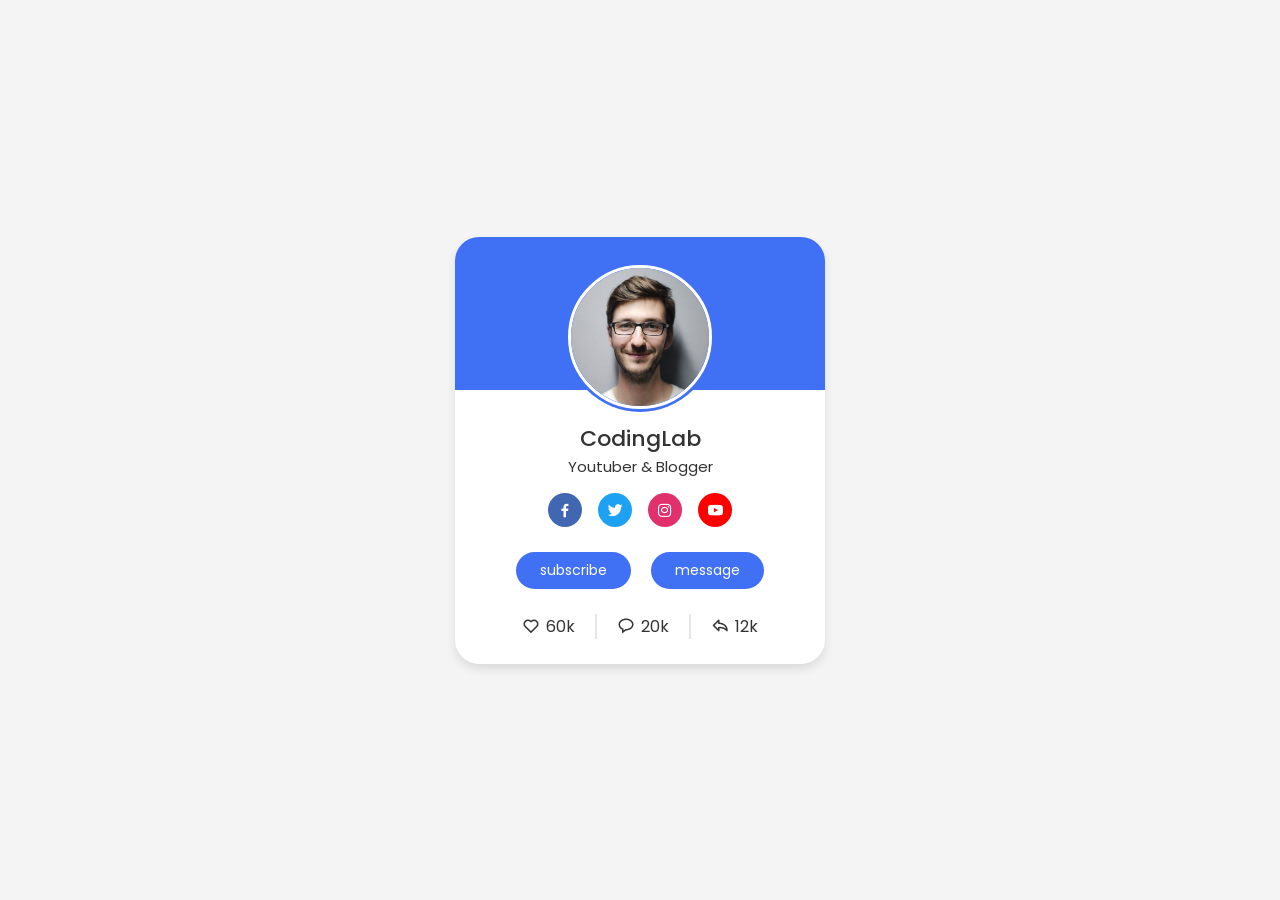
<file: Card component/index.html>
<!doctype html>
<html lang="en">
<head>
<meta charset="utf-8">
<meta name="viewport" content="width=device-width,initial-scale=1.0">
<title>day1</title>
<link rel="stylesheet" href="styles.css">
<link href="https://unpkg.com/boxicons@2.1.2/css/boxicons.min.css" rel="stylesheet" />

</head>
<body>
    <div class="profile-card">
        <div class="image">
            <img src="profile.jpg" alt="" class="profile-img">
        </div>
        <div class="text-data">
            <div class="name">CodingLab</div>
            <div class="job">Youtuber & Blogger</div>
        </div>
        <div class="media-buttons">
            <a href="#" style="background: #4267b2" class="link">
                <!--from boxicon-->
                <i class="bx bxl-facebook"></i>
            </a>
            <a href="#" style="background: #1da1f2" class="link">
                <i class="bx bxl-twitter"></i>
            </a>
            <a href="#" style="background: #e1306c" class="link">
                <i class="bx bxl-instagram"></i>
            </a>
            <a href="#" style="background: #f00" class="link">
                <i class="bx bxl-youtube"></i>
            </a>
        </div>
        <div class="buttons">
            <button class="button">subscribe</button>
            <button class="button">message</button>
        </div>
        <div class="analytics">
            <div class="data">
                <i class="bx bx-heart"></i>
                <span class="number">60k</span>
            </div>
            <div class="data">
                <i class="bx bx-message-rounded"></i>
                <span class="number">20k</span>
            </div>
            <div class="data">
                <i class="bx bx-share"></i>
                <span class="number">12k</span>
            </div>
        </div>
    </div>
</body>
</html>
</file>
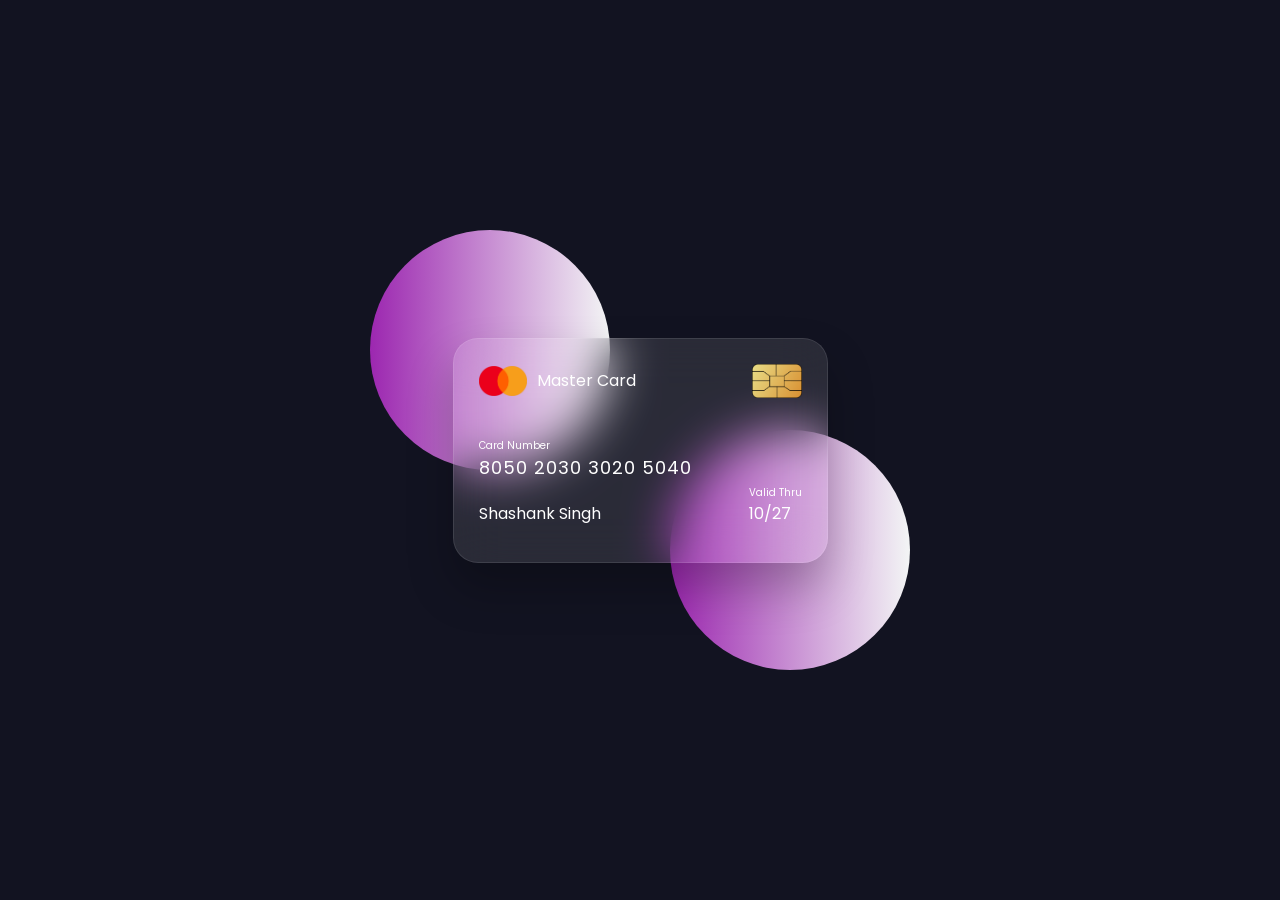
<file: Flipping card/index.html>
<!doctype html>
<html lang="en">
    <head>
        <meta charset="utf-8">
        <meta name="viewport" content="width=device-width,initial-scale=1.0">
        <title>flipping card</title>
        <link rel="stylesheet" href="styles.css">
    </head>
    <body>
        <section>
            <div class="container">

                <div class="card front-face">

                    <header>
                        <span class="logo">
                            <img src="images/logo.png">
                            <h5>Master Card</h5>
                        </span>
                        <img class="chip" src="images/chip.png">
                    </header>

                    <div class="card-details">
                        <div class="name-number">
                            <h6>Card Number</h6>
                            <h5 class="number">8050 2030 3020 5040</h5>
                            <h5 class="name">Shashank Singh</h5>
                        </div>
                        <div class="valid-date">
                            <h6>Valid Thru</h6>
                            <h5>10/27</h5>
                        </div>
                    </div>

                </div>

                <div class="card back-face">

                    <h6>For customer service call +977 4343 3447 or email at mastercard@gmail.com</h6>

                    <span class="magnetic-strip"></span>
                    <div class="signature"><i>005</i></div>
                    <h5>blah blah blah blah blah blah blah blah blah blah blah blah blah blah blah blah blah blah blah blah blah</h5>
                    
                </div>

            </div>
        </section>

    </body>
</html>
</file>
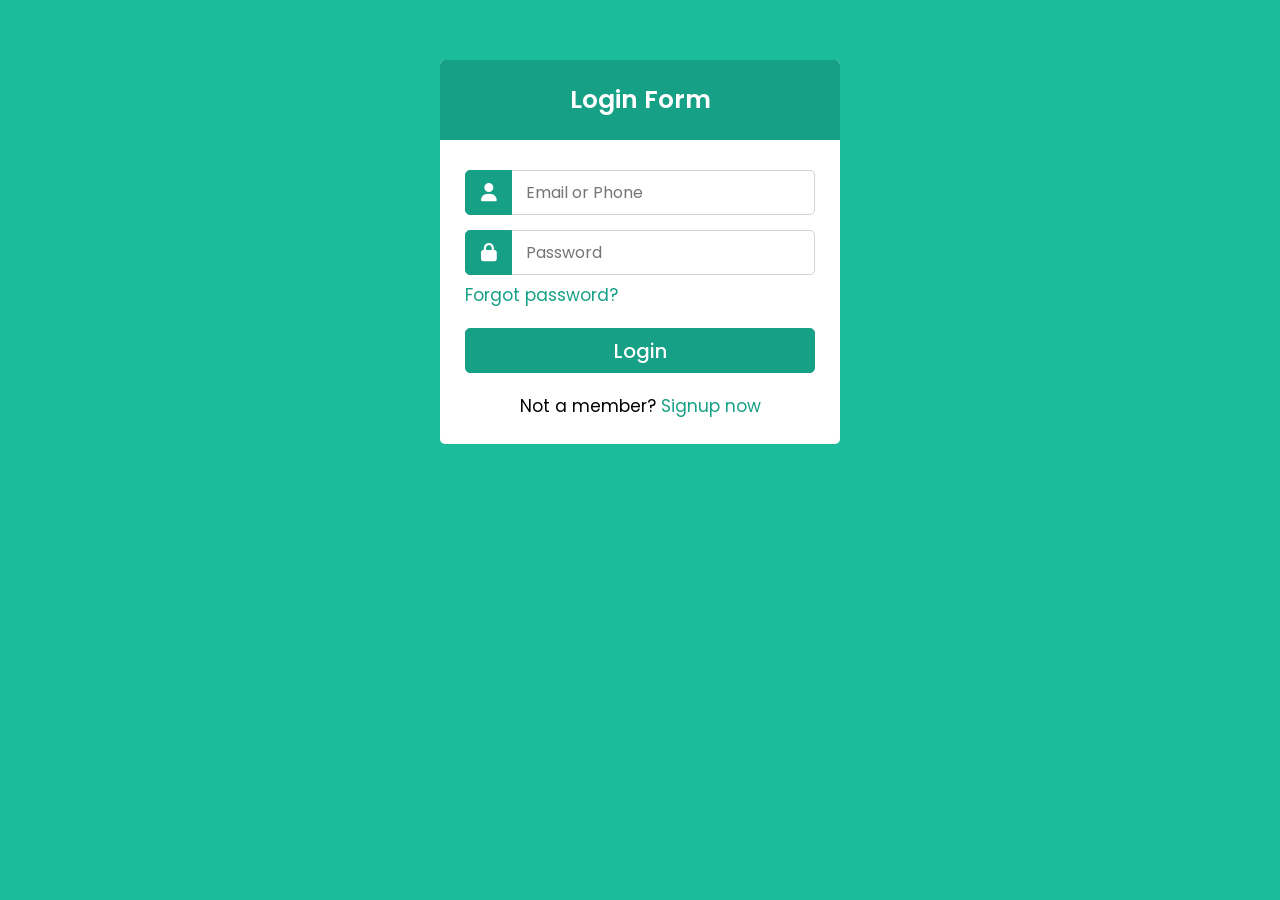
<file: Login page/index.html>
<!doctype html>
<html lang="en">
    <head>
        <meta charset="utf-8">
        <meta name="viewport" content="width=device-width,initial-scale=1.0">
        <title>login page</title>
        <link rel="stylesheet" href="styles.css">
        <link rel="stylesheet" href="https://cdnjs.cloudflare.com/ajax/libs/font-awesome/6.6.0/css/all.min.css" />
    </head>
    <body>
        <div class="container">
            <div class="wrapper">
                <div class="title">
                    <span>Login Form</span>
                </div>
                <form action="#">
                    <div class="row">
                        <i class="fas fa-user"></i>
                        <input type="text" placeholder="Email or Phone" required>
                    </div>
                    <div class="row">
                        <i class="fas fa-lock"></i>
                        <input type="password" placeholder="Password" required>
                    </div>
                    <div class="pass"><a href="#">Forgot password?</a></div>
                    <div class="row button">
                        <input type="submit" value="Login">
                    </div>
                    <div class="signup-link">Not a member? <a href="#">Signup now</a></div>
                </form>
            </div>
        </div>

    </body>
</html>
</file>
<file: Card component/styles.css>
/* Google Fonts - Poppins */
@import url("https://fonts.googleapis.com/css2?family=Poppins:wght@300;400;500;600&display=swap");

* {
  margin: 0;
  padding: 0;
  box-sizing: border-box;
  font-family: "Poppins", sans-serif;
}

body{
    height: 100vh;
    display: flex;
    align-items:center; /*vertical centre*/
    justify-content: center; /* horizontal centre*/
    background-color: #f4f4f4;
}

.profile-card {
    display: flex;
    flex-direction: column; /* main axis: vertically*/
    align-items: center;

    max-width: 370px;
    width:100%;
    padding: 25px; /* Padding does add height unless height is fixed. */
    background: #fff;
    border-radius: 24px;
    box-shadow: 0px 5px 10px rgba(0, 0, 0, 0.1);
    position: relative;
}

.profile-card::before {
    content:'';
    position: absolute;
    height: 36%;
    width: 100%;
    top: 0;
    left: 0;
    border-radius:24px 24px 0 0;
    background-color: #4070f4;
}

.image {
    position: relative;
    height: 150px;
    width: 150px;
    border-radius: 50%;
    background-color: #4070f4;
    padding: 3px;
    margin-bottom: 10px;
}

.image .profile-img{
    height: 100%; /* occupy parent completely*/
    width: 100%;
    object-fit: cover; /* object-fit: cover;  
   Scales the content to fill the container completely while maintaining aspect ratio.  
   Excess parts are cropped to avoid distortion. */
   border-radius: 50%;
   border: 3px solid #fff;

}

/*
   1.flex-direction: row; (default main axis is horizontal and cross axis is vertical) 
   2.justify-content: Aligns items along the main axis(horizontal).
   3.align-items: Aligns items along the cross axis
*/

.profile-card .text-data {
    display: flex;
    flex-direction: column; /* main axis: vertically*/
    align-items: center;
    color: #333;

}

.text-data .name {
    font-size: 22px;
    font-weight: 500;
}

.text-data .job {
    font-size: 15px;
    font-weight: 400;
}

.profile-card .media-buttons {
    display: flex;
    align-items: center;
    margin-top: 15px;
}

.media-buttons .link {
    display: flex;
    align-items: center;
    justify-content: center;
    color: #fff;
    font-size:18px;
    height: 34px;
    width:34px;
    border-radius: 50%;
    margin: 0 8px;
    background-color: #4070f4;
    text-decoration: none;
}

.profile-card .buttons {
    display:flex;
    align-items: center;
    margin-top: 25px;
}

.buttons .button {
    color: #fff;
    font-size: 14px;
    font-weight: 400;
    border: none;
    border-radius: 24px;
    margin: 0 10px;
    padding: 8px 24px;
    background-color: #4070f4;
    cursor: pointer;
    transition: all 0.3s ease;
}

.buttons .button:hover {
    background-color: #0e4bf1
}

.profile-card .analytics {
    display: flex;
    align-items: center;
    margin-top: 25px;
}

.analytics .data {
    display: flex;
    align-items: center;
    color: #333;
    padding: 0 20px;
    border-right: 2px solid #e7e7e7;
}

.data i {
    font-size: 18px;
    margin-right: 6px;
}

.data:last-child{
   border-right: none; 
}
</file>
<file: Flipping card/styles.css>
/* Import Google Font - Poppins */
@import url("https://fonts.googleapis.com/css2?family=Poppins:wght@300;400;500;600&display=swap");

* {
    margin: 0;
    padding: 0;
    box-sizing: border-box;
    font-family: "Poppins", sans-serif;
}
/*The perspective property is typically applied to a parent element to establish a single 3D space that all of its child elements share. The child elements can then be transformed in 3D space using other CSS properties like transform: rotateY() or transform: translateZ().*/
section {
    position: relative;
    min-height: 100vh;
    width: 100%;
    /*width: 100vw: This sets the width of an element to be 100% of the viewport's width. This includes the browser's scrollbar if it's present. The problem is that the viewport width (vw) doesn't account for the scrollbar's width, which is typically around 15-17 pixels. When an element is set to 100vw, it can overflow the viewport, causing a horizontal scrollbar to appear even if you don't want one*/
    background: #121321;
    display: flex;
    align-items: center;
    justify-content: center;
    color: #fff;
    perspective: 1000px; /*creates a 3d space low value means camera is close*/
}
/*1.::before  targets a virtual element that's the very first child of every <section> element

2. content: '' a required property for pseudo-elements to render. By setting it to an empty string, you're creating a box with no actual content inside

3.position: absolute: This takes the pseudo-element out of the normal document flow and positions it relative to its nearest positioned ancestor
*/

section::before {
    content: '';
    position: absolute;
    height: 240px;
    width: 240px;
    border-radius: 50%;
    transform: translate(-150px, -100px);
    background: linear-gradient(90deg,#9c27b0,#f3f5f5);
}
/*Absolute Element: A Sticker on a Poster out of doc flow nobody cares about it
They are both in the same "layer" or stacking context behind the .container
*/
section::after {  /*render at last thats why above*/
    content: '';
    position: absolute;
    height: 240px;
    width: 240px;
    border-radius: 50%;
    transform: translate(150px, 100px);
    background: linear-gradient(90deg,#9c27b0,#f3f5f5);
}

.container {
    position: relative;
    height: 225px;
    width: 375px;
    z-index: 100; /*stacking order*/
    transition: 0.6s;
    transform-style: preserve-3d;
}

.container:hover {
    transform: rotateY(180deg);
}

/*backdrop filter give glass effect*/
.container .card {
    position: absolute;
    height: 100%;
    width: 100%;
    padding: 25px;
    background: rgba(255, 255, 255, 0.1);
    backdrop-filter: blur(25px); 
    border-radius: 25px;
    box-shadow: 0 25px 45px rgba(0, 0, 0, 0.25);
    border: 1px solid rgba(255, 255, 255, 0.1);
    backface-visibility: hidden;
    transform-style: preserve-3d;
}
/* The front is the side you see initially. When you rotate the element 180 degrees, the back face comes into view. The backface-visibility property controls what happens when the back face is facing the user.*/
.front-face {
    backface-visibility: hidden;
}

.front-face header, .front-face .logo{
    display: flex;
    align-items: center;

}

.front-face header{
    justify-content: space-between;
}

.front-face .logo img {
    width: 48px;
    margin-right: 10px;
}

h5 {
    font-size: 16px;
    font-weight: 400;
}

.front-face .chip {
    width: 50px;
}

.front-face .card-details {
    margin-top: 40px;
    display: flex;
    align-items: flex-end;
    justify-content: space-between;
}

h6 {
    font-weight: 400;
    font-size: 10px;
}

h5.number {
    font-size: 18px;
    letter-spacing: 1px;
}

h5.name {
    margin-top: 20px;
}

.card.back-face {
    border: none;
    padding:15px 25px 25px 25px;
    transform: rotateY(180deg);
    backface-visibility: hidden;
}

.card.back-face h6 {
    font-size: 8px;
}

.card.back-face .magnetic-strip {
    position: absolute;
    top: 40px;
    left: 0;
    height: 45px;
    width: 100%;
    background: #000;
}

.card.back-face .signature {
    display: flex;
    justify-content: flex-end;
    align-items: center;
    margin-top: 80px;
    height: 40px;
    width: 85%;
    border-radius: 6px;
    background: repeating-linear-gradient(
        #fff,
        #fff 3px,
        #efefef 0px,
        #efefef 9px
    );
}

.signature i {
    color: #000;
    font-size: 12px;
    padding: 4px 6px;
    background-color: #fff;
    border-radius: 4px;
    margin-right: -30px;
    z-index: -1;
}

.card.back-face h5 {
    font-size: 8px;
    margin-top: 15px;
}
</file>
<file: Login page/styles.css>
/* Importing Google Fonts - Poppins */
@import url("https://fonts.googleapis.com/css2?family=Poppins:wght@400;500;600;700&display=swap");

* {
    margin: 0;
    padding: 0;
    box-sizing: border-box;
    font-family: 'Poppins', sans-serif;
}

body {
    background: #1abc9c;
    overflow: hidden;
}

.container {
    max-width: 440px;
    padding: 20px;
    margin: 40px auto;
}

.wrapper {
    width: 100%;
    background-color: #fff;
    border-radius: 5px;
}

/* vertical spacing between lines of text within an element */
.wrapper .title{
    background-color: #16a085;
    line-height: 80px;
    text-align: center;
    border-radius: 5px 5px 0 0;
    font-size: 25px;
    color: #fff;
    font-weight: 600;
}

.wrapper form{
    padding: 30px 25px 25px 25px;
}

.wrapper form .row {
    height: 45px;
    margin-bottom: 15px;
    position: relative;
}

.wrapper form .row input{
    height: 100%;
    width: 100%;
    outline: none;
    font-size: 16px;
    padding-left: 60px;
    border-radius: 5px;
    border: 1px solid lightgrey;
    transition: all 0.3s ease;
}

form .row input:focus {
    border-color: #16a085;
    box-shadow: inset 0px 0px 2px 2px rgba(26, 188, 156, 0.25);
}

.wrapper form .row i {
    position: absolute;
    width: 47px;
    height: 100%;
    background: #16a085;
    border: 1px solid #16a085;
    display: flex;
    color: #fff;
    font-size: 18px;
    align-items: center;
    justify-content: center;
    border-radius: 5px 0 0 5px;
}

.wrapper form .pass {
    margin: -8px 0 20px 0; 
}

.wrapper form .pass a {
    text-decoration: none;
    color: #16a085; 
    font-size: 17px;
}

.wrapper form .pass a:hover {
    text-decoration: underline;
}

.wrapper form .button input {
    color: #fff;
    font-weight: 500;
    font-size: 20px;
    padding-left: 0px;
    background: #16a085;
    border: 1px solid #16a085;
    cursor: pointer;
}

form .button input:hover {
    background: #12876f;
}

.wrapper form .signup-link {
    text-align: center; 
    margin-top: 20px;
    font-size: 17px;
}

.wrapper form .signup-link a {
    text-decoration: none;
    color: #16a085; 
   
}

form .signup-link a:hover {
    text-decoration: underline;
}
</file>
